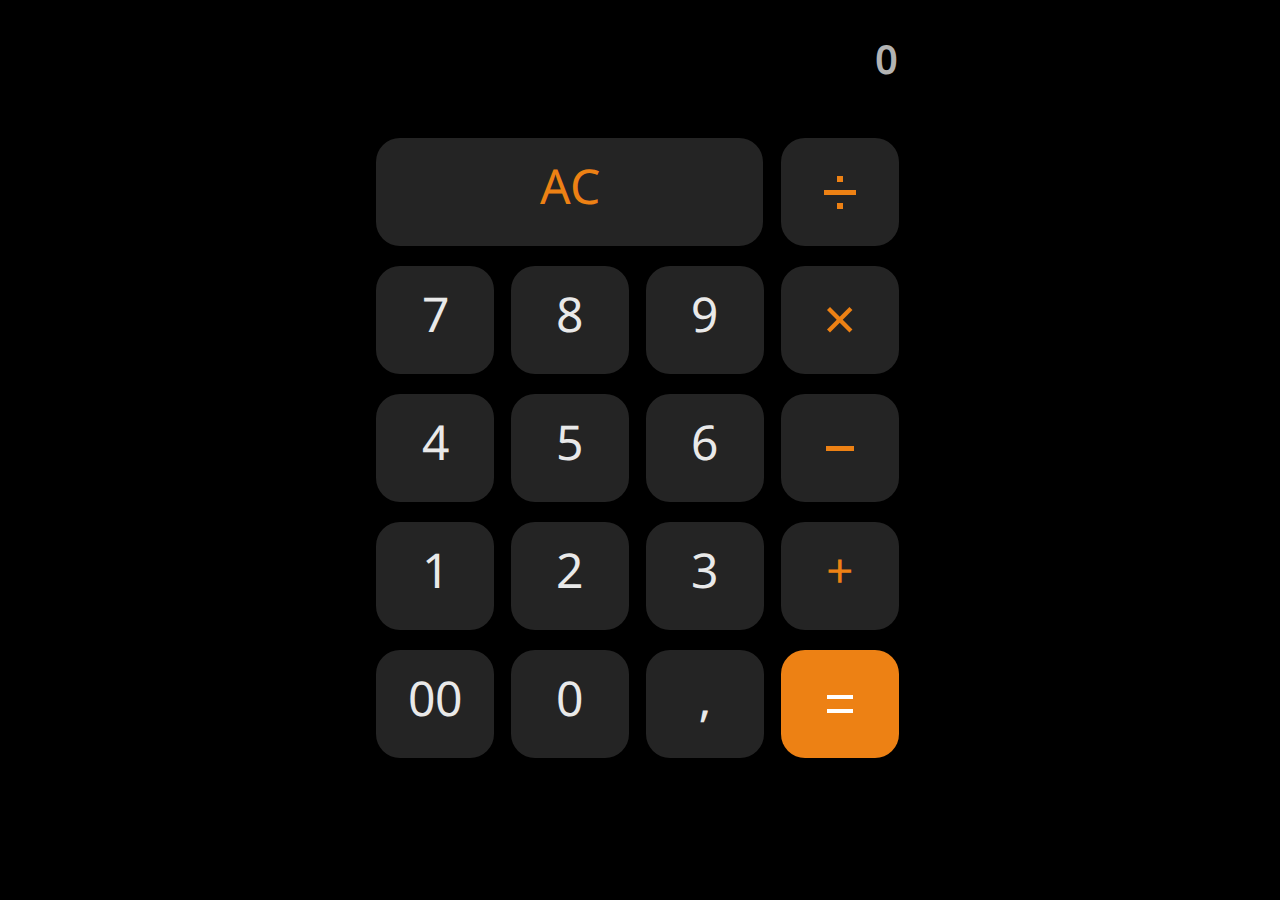
<file: index.html>
<!DOCTYPE html>
<html lang="es">
	<head>
		<meta charset="UTF-8" />
		<meta name="viewport" content="width=device-width, initial-scale=1.0" />
		<title>Calculadora</title>

		<link href="style.css" rel="stylesheet" />
		<link rel="icon" type="image/x-icon" href="/img/favicon.png">
		<script src="index.js"></script>
	</head>
	<body>
		<table cellpadding="0" cellspacing="0">
			<tr>
				<td colspan="4"><button id="result">0</button></td>
			</tr>
			<tr>
				<td colspan="3">
					<button onclick="del()" class="ac orange">AC</button>
				</td>
				<td>
					<button class="orange" onclick="add('/')">
						<img src="img/divide.svg" alt="divide button" />
					</button>
				</td>
			</tr>

			<tr>
				<td><button onclick="add('7')">7</button></td>
				<td><button onclick="add('8')">8</button></td>
				<td><button onclick="add('9')">9</button></td>
				<td>
					<button class="orange" onclick="add('*')">
						<img src="img/multiply.svg" alt="multiply button" />
					</button>
				</td>
			</tr>
			<tr>
				<td><button onclick="add('4')">4</button></td>
				<td><button onclick="add('5')">5</button></td>
				<td><button onclick="add('6')">6</button></td>
				<td>
					<button class="orange" onclick="add('-')">
						<img src="img/minus.svg" alt="minus button" />
					</button>
				</td>
			</tr>
			<tr>
				<td><button onclick="add('1')">1</button></td>
				<td><button onclick="add('2')">2</button></td>
				<td><button onclick="add('3')">3</button></td>
				<td><button class="orange" onclick="add('+')">+</button></td>
			</tr>
			<tr>
				<td><button onclick="add('00')">00</button></td>
				<td><button onclick="add('0')">0</button></td>
				<td><button onclick="add('.')">,</button></td>
				<td>
					<button class="equal" onclick="calc()">
						<img src="img/equal.svg" alt="equal button" />
					</button>
				</td>
			</tr>
		</table>
	</body>
</html>
</file>
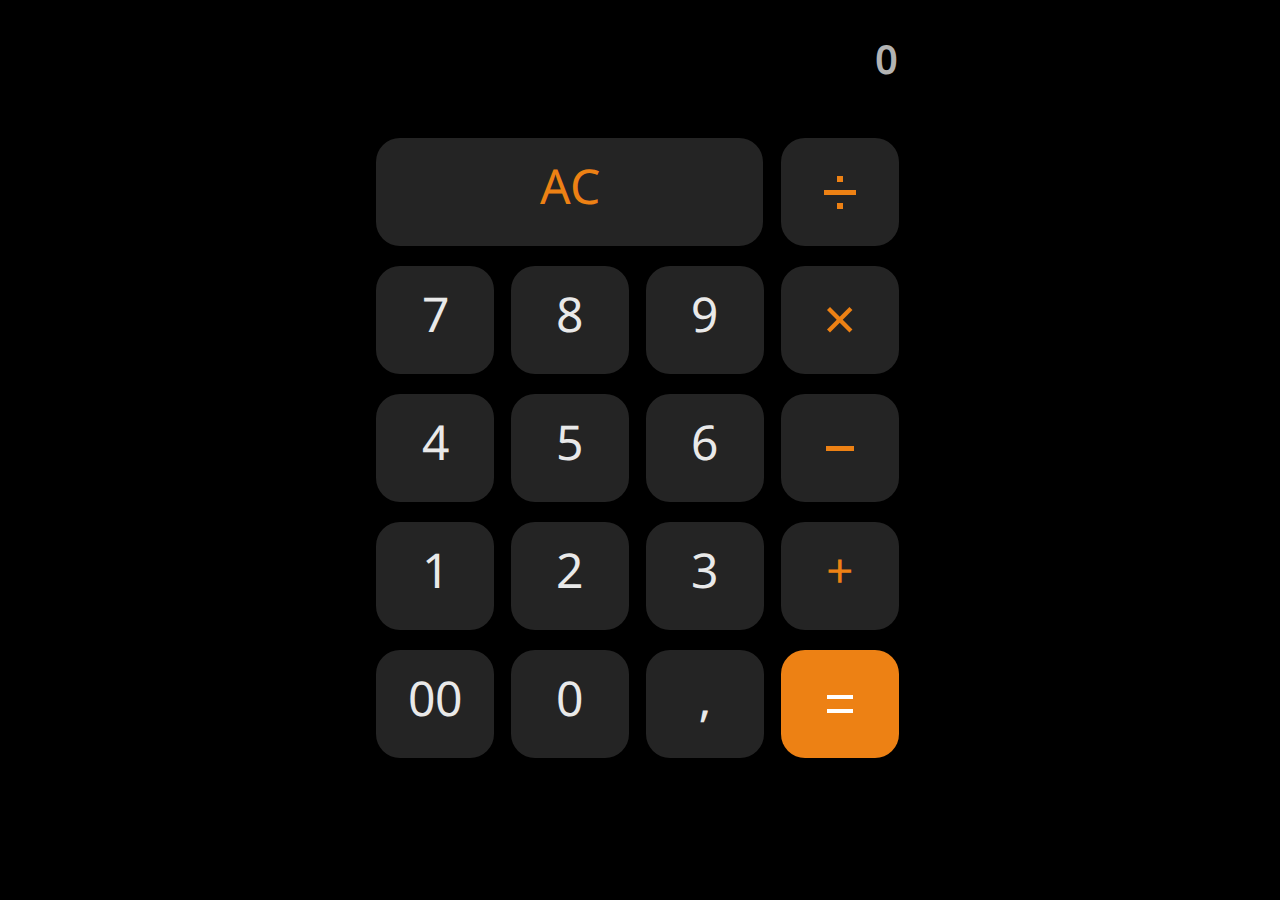
<file: ejercicio3.html>
<!DOCTYPE html>
<html lang="es">
	<head>
		<meta charset="UTF-8" />
		<meta name="viewport" content="width=device-width, initial-scale=1.0" />
		<title>Calculadora</title>

		<link href="ejercicio3.css" rel="stylesheet" />
		<script src="ejercicio3.js"></script>
	</head>
	<body>
		<table cellpadding="0" cellspacing="0">
			<tr>
				<td colspan="4"><button id="result">0</button></td>
			</tr>
			<tr>
				<td colspan="3">
					<button onclick="del()" class="ac orange">AC</button>
				</td>
				<td>
					<button class="orange" onclick="add('/')">
						<img src="img/divide.svg" alt="divide button" />
					</button>
				</td>
			</tr>

			<tr>
				<td><button onclick="add('7')">7</button></td>
				<td><button onclick="add('8')">8</button></td>
				<td><button onclick="add('9')">9</button></td>
				<td>
					<button class="orange" onclick="add('*')">
						<img src="img/multiply.svg" alt="multiply button" />
					</button>
				</td>
			</tr>
			<tr>
				<td><button onclick="add('4')">4</button></td>
				<td><button onclick="add('5')">5</button></td>
				<td><button onclick="add('6')">6</button></td>
				<td>
					<button class="orange" onclick="add('-')">
						<img src="img/minus.svg" alt="minus button" />
					</button>
				</td>
			</tr>
			<tr>
				<td><button onclick="add('1')">1</button></td>
				<td><button onclick="add('2')">2</button></td>
				<td><button onclick="add('3')">3</button></td>
				<td><button class="orange" onclick="add('+')">+</button></td>
			</tr>
			<tr>
				<td><button onclick="add('00')">00</button></td>
				<td><button onclick="add('0')">0</button></td>
				<td><button onclick="add('.')">,</button></td>
				<td>
					<button class="equal" onclick="calc()">
						<img src="img/equal.svg" alt="equal button" />
					</button>
				</td>
			</tr>
		</table>
	</body>
</html>
</file>
<file: style.css>
@import url("https://fonts.googleapis.com/css2?family=Noto+Sans+Tamil:wdth,wght@62.5..100,100..900&display=swap");

body {
	padding: 0;
	margin: 0;
	background-color: #000000;
	box-sizing: border-box;
}

table {
	margin: 0 auto;
}

button {
	font-family: "Noto Sans Tamil", system-ui, -apple-system, BlinkMacSystemFont,
		"Segoe UI", Roboto, Oxygen, Ubuntu, Cantarell, "Open Sans", "Helvetica Neue",
		sans-serif;
	display: flex;
	align-items: center;
	justify-content: center;
	width: 118px;
	height: 108px;
	border-radius: 24px;
	background-color: #242424;
	color: #e9e9e9;
	border-style: none;
	margin: 10px 0;
	font-size: 48px;
}

#result {
	display: block;
	color: #b3b3b3;
	font-size: 40px;
	font-weight: 600;
	background-color: transparent;
	width: 528px;
	text-align: right;
}

.ac {
	width: 387px;
	font-size: 48px;
}

.orange {
	color: #ed8114;
}

.equal {
	background-color: #ed8114;
	color: #ffffff;
}
</file>
<file: ejercicio3.css>
@import url("https://fonts.googleapis.com/css2?family=Noto+Sans+Tamil:wdth,wght@62.5..100,100..900&display=swap");

body {
	padding: 0;
	margin: 0;
	background-color: #000000;
	box-sizing: border-box;
}

table {
	margin: 0 auto;
}

button {
	font-family: "Noto Sans Tamil", system-ui, -apple-system, BlinkMacSystemFont,
		"Segoe UI", Roboto, Oxygen, Ubuntu, Cantarell, "Open Sans", "Helvetica Neue",
		sans-serif;
	display: flex;
	align-items: center;
	justify-content: center;
	width: 118px;
	height: 108px;
	border-radius: 24px;
	background-color: #242424;
	color: #e9e9e9;
	border-style: none;
	margin: 10px 0;
	font-size: 48px;
}

#result {
	display: block;
	color: #b3b3b3;
	font-size: 40px;
	font-weight: 600;
	background-color: transparent;
	width: 528px;
	text-align: right;
}

.ac {
	width: 387px;
	font-size: 48px;
}

.orange {
	color: #ed8114;
}

.equal {
	background-color: #ed8114;
	color: #ffffff;
}
</file>
